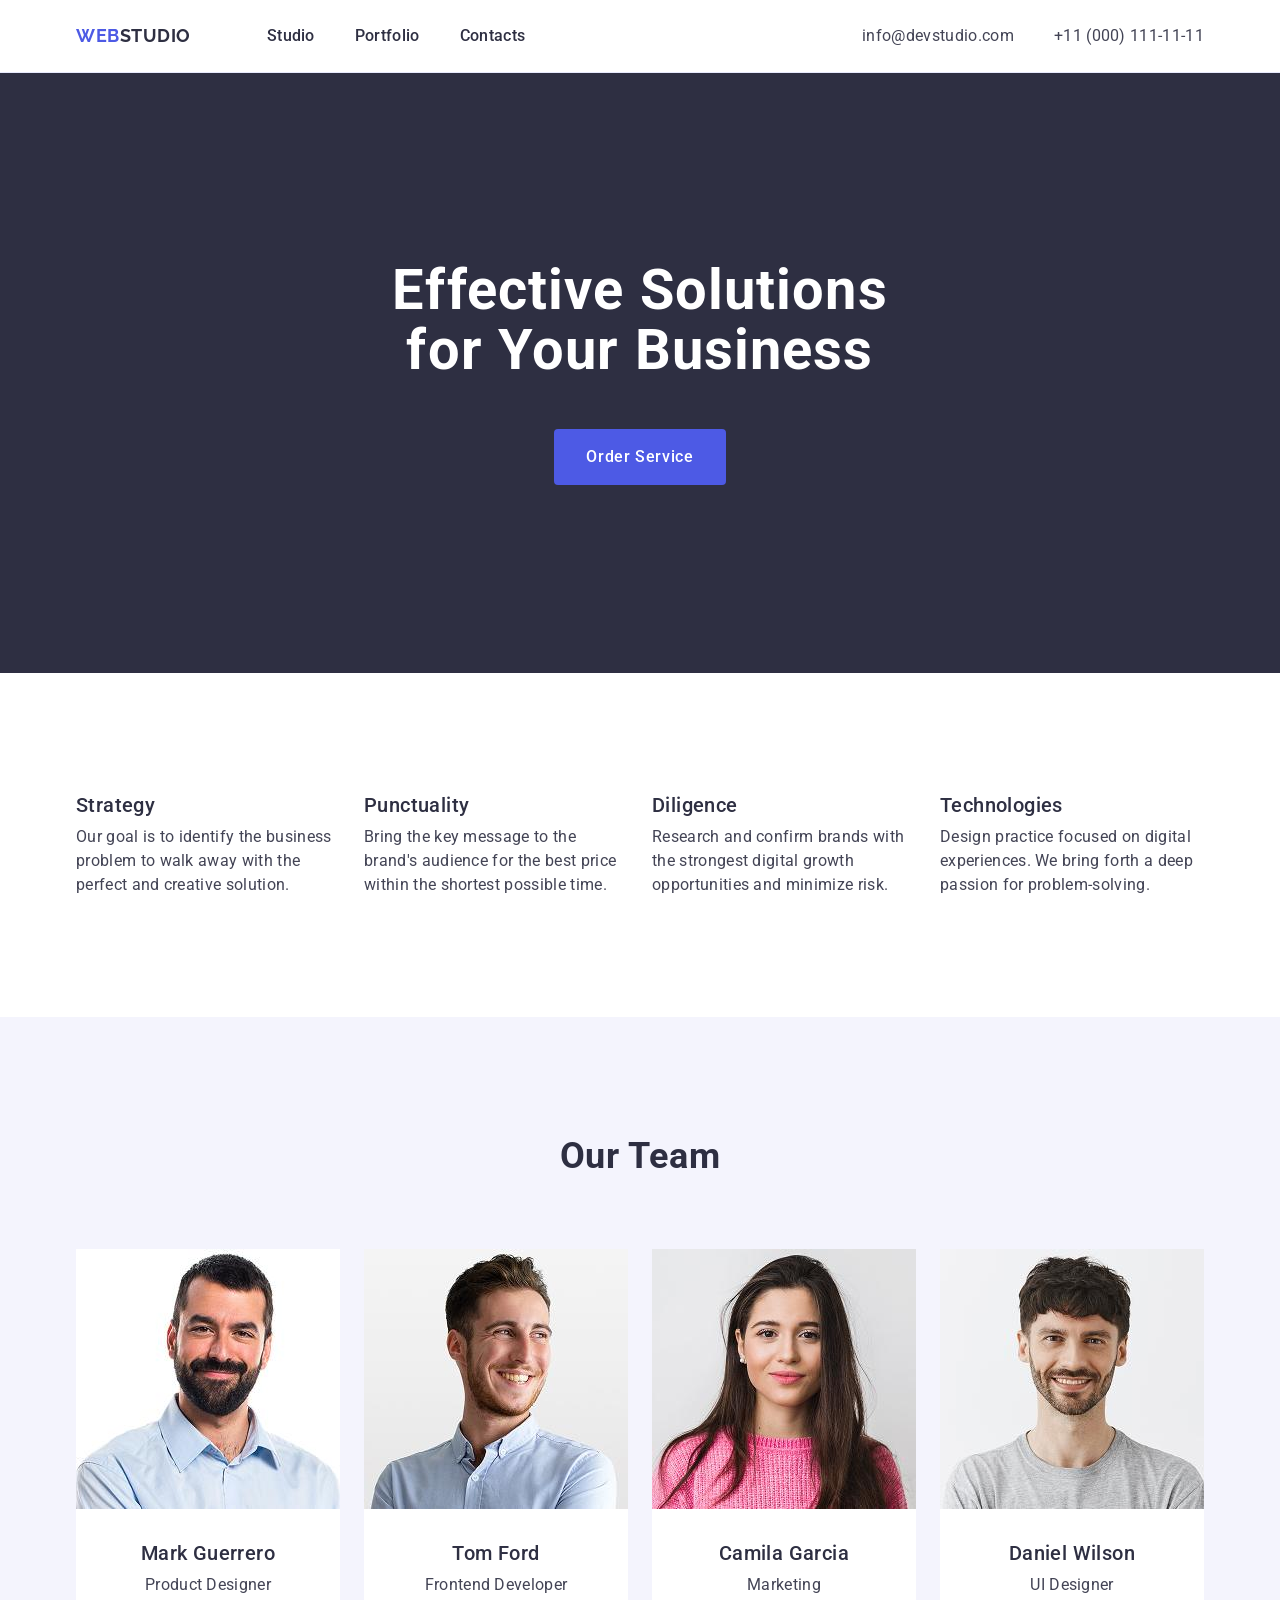
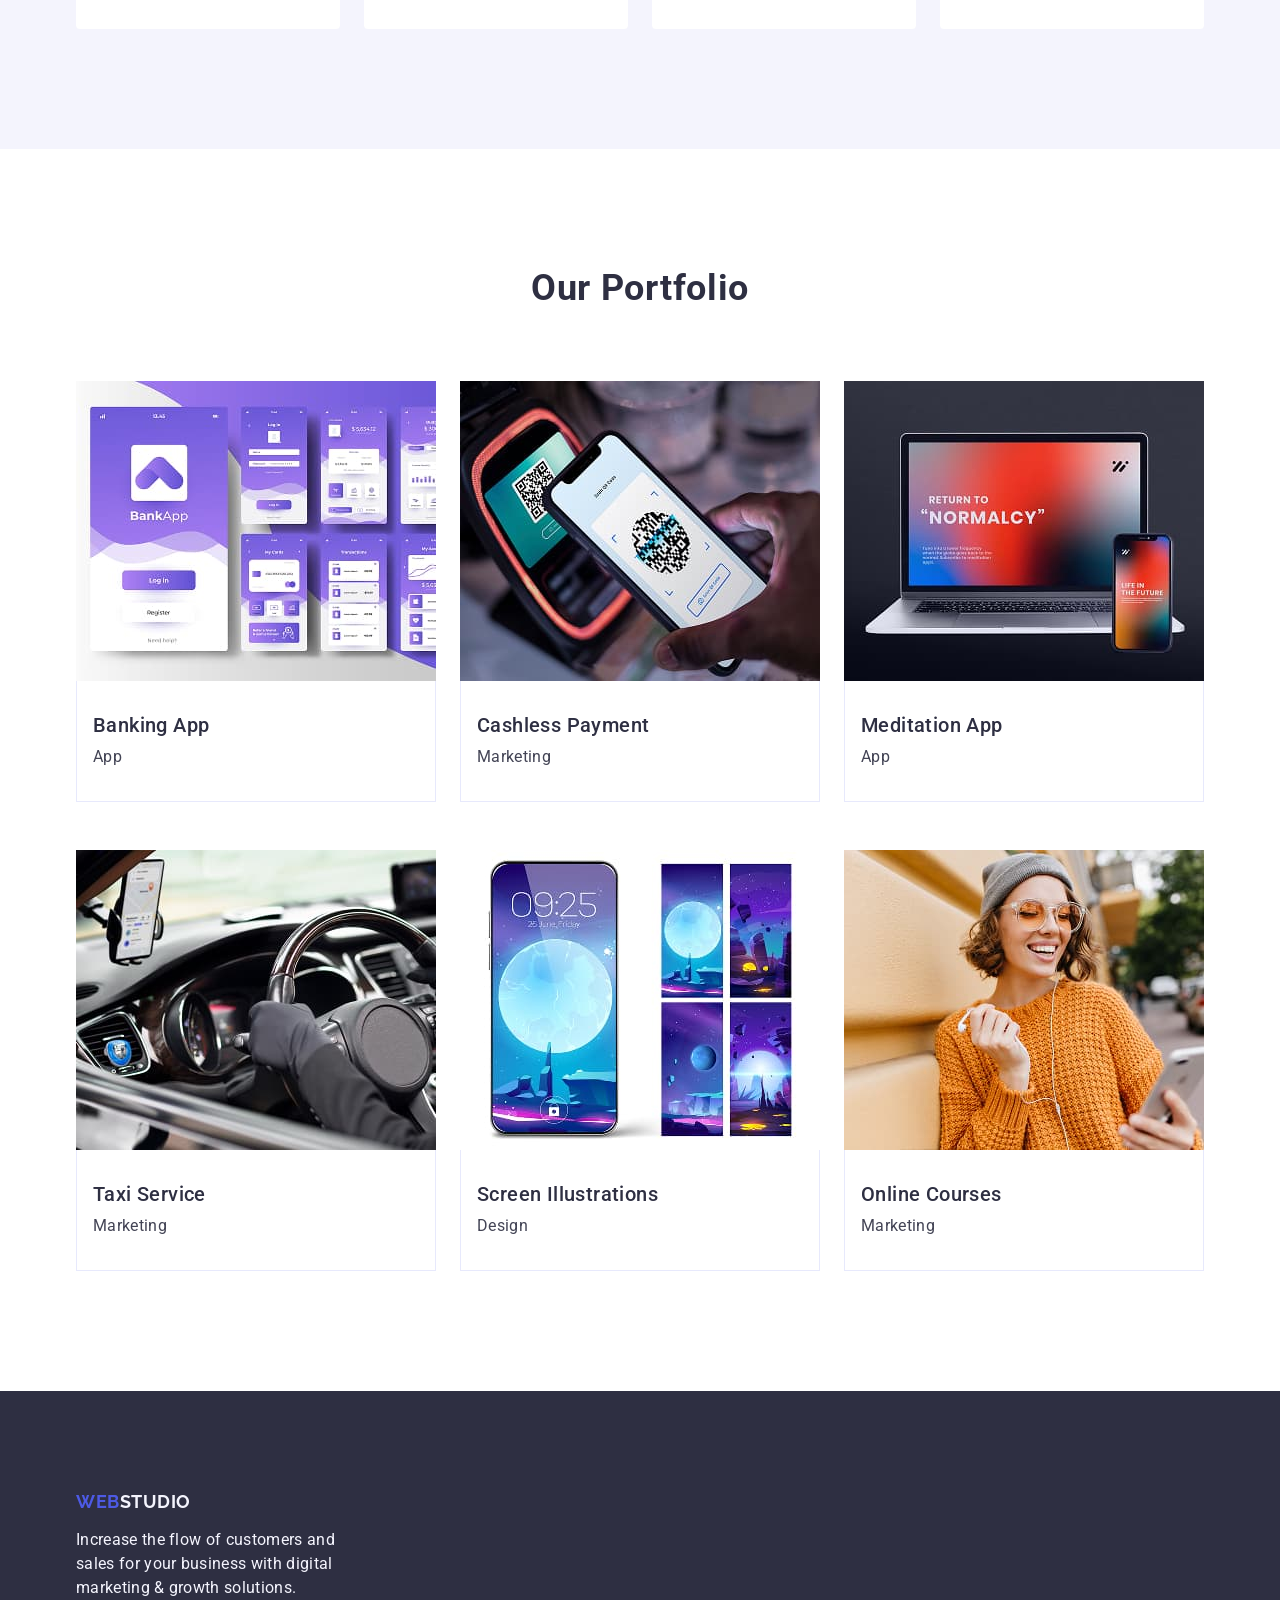
<file: index.html>
<!DOCTYPE html>
<html lang="en">
<head>
  <meta charset="UTF-8">
  <meta name="viewport" content="width=device-width, initial-scale=1.0">
  <title>Web Studio</title>

  <link
    rel="stylesheet"
    href="https://cdnjs.cloudflare.com/ajax/libs/modern-normalize/3.0.1/modern-normalize.min.css"
    integrity="sha512-q6WgHqiHlKyOqslT/lgBgodhd03Wp4BEqKeW6nNtlOY4quzyG3VoQKFrieaCeSnuVseNKRGpGeDU3qPmabCANg=="
    crossorigin="anonymous"
    referrerpolicy="no-referrer"
  >

  <link rel="preconnect" href="https://fonts.googleapis.com">
  <link rel="preconnect" href="https://fonts.gstatic.com" crossorigin>
  <link
    href="https://fonts.googleapis.com/css2?family=Raleway:wght@700&family=Roboto:wght@400;500;700&display=swap"
    rel="stylesheet"
  >

  <link rel="stylesheet" href="./css/styles.css">
</head>
<body>
  <header class="page-header">
    <div class="container header-container">
      <nav class="header-nav">
        <a class="logo header-logo" href="./index.html">Web<span class="logo-part">Studio</span></a>
        <ul class="nav-list">
          <li class="nav-item">
            <a class="nav-link medium" href="./index.html">Studio</a>
          </li>
          <li class="nav-item">
            <a class="nav-link medium" href="">Portfolio</a>
          </li>
          <li class="nav-item">
            <a class="nav-link medium" href="">Contacts</a>
          </li>
        </ul>
      </nav>
      <address class="contacts">
        <ul class="contacts-list">
          <li class="contacts-item">
            <a class="contacts-link body" href="mailto:info@devstudio.com">info@devstudio.com</a>
          </li>
          <li class="contacts-item">
            <a class="contacts-link body " href="tel:+110001111111">+11 (000) 111-11-11</a>
          </li>
        </ul>
      </address>
    </div>
  </header>

  <main>

    <section class="hero section">
      <div class="container">
        <h1 class="hero-title">
          Effective Solutions for Your Business
        </h1>
        <button type="button" class="button button-text hero-button">Order Service</button>
      </div>
    </section>

    <section class="advantages-section section">
      <div class="container">
        <h2 class="visually-hidden">Advantages</h2>
        <ul class="list">
          <li class="list-item">
            <h3 class="advantage-title">Strategy</h3> 
            <p class="body">
              Our goal is to identify the business problem to walk away with the perfect and creative solution. 
            </p>
          </li>

          <li class="list-item">
            <h3 class="advantage-title">Punctuality</h3>      
            <p class="body">
              Bring the key message to the brand's audience for the best price within the shortest possible time.
            </p>
          </li>

          <li class="list-item">
            <h3 class="advantage-title">Diligence</h3>
            <p class="body">
              Research and confirm brands with the strongest digital growth opportunities and minimize risk.
            </p>
          </li>

          <li class="list-item">
            <h3 class="advantage-title">Technologies</h3>
            <p class="body">
              Design practice focused on digital experiences. We bring forth a deep passion for problem-solving.
            </p>
          </li>
        </ul>
      </div>
    </section>

    <section class="team-section section">
      <div class="container">
        <h2 class="section-title team-section-title">Our Team</h2>

        <ul class="list">
          <li class="list-item team-item">
            <img src="./images/photo-1.jpg" alt="Mark Guerrero" width="264" height="260" class="img">
            <div class="team-item-text-wrapper">
              <h3 class="team-member-title">Mark Guerrero</h3>
              <p class="body">Product Designer</p>
            </div>
          </li>
          <li class="list-item team-item">
            <img src="./images/photo-2.jpg" alt="Tom Ford" width="264" height="260" class="img">
            <div class="team-item-text-wrapper">
              <h3 class="team-member-title">Tom Ford</h3>
              <p class="body">Frontend Developer</p>
            </div>
          </li>
          <li class="list-item team-item">
            <img src="./images/photo-3.jpg" alt="Camila Garcia" width="264" height="260" class="img">
            <div class="team-item-text-wrapper">
              <h3 class="team-member-title">Camila Garcia</h3>
              <p class="body">Marketing</p>
            </div>
          </li>
          <li class="list-item team-item">
            <img src="./images/photo-4.jpg" alt="Daniel Wilson" width="264" height="260" class="img">
            <div class="team-item-text-wrapper">
              <h3 class="team-member-title">Daniel Wilson</h3>
              <p class="body">UI Designer</p>
            </div>
          </li>
        </ul>
      </div>
    </section>

    <section class="portfolio-section section">
      <div class="container">
        <h2 class="section-title portfolio-title">Our Portfolio</h2>
        <ul class="list portfolio-list">
          <li class="list-item">
            <img src="./images/img-1.jpg" alt="Banking App" width="360" height="300" class="img">
            <div class="portfolio-item-text-wrapper">
              <h3 class="portfolio-item-title">Banking App</h3>
              <p class="body">App</p>
            </div>
          </li>

          <li class="list-item">
            <img src="./images/img-2.jpg" alt="Cashless Payment" width="360" height="300" class="img">
            <div class="portfolio-item-text-wrapper">
              <h3 class="portfolio-item-title">Cashless Payment</h3>
              <p class="body">Marketing</p>
            </div>
          </li>

          <li class="list-item">
            <img src="./images/img-3.jpg" alt="Meditaion App" width="360" height="300" class="img">
            <div class="portfolio-item-text-wrapper">
              <h3 class="portfolio-item-title">Meditation App</h3>
              <p class="body">App</p>
            </div>
          </li>

          <li class="list-item">
            <img src="./images/img-4.jpg" alt="Taxi Service" width="360" height="300" class="img">
            <div class="portfolio-item-text-wrapper">
              <h3 class="portfolio-item-title">Taxi Service</h3>
              <p class="body">Marketing</p>
            </div>
          </li>

          <li class="list-item">
            <img src="./images/img-5.jpg" alt="Screen Illustrations" width="360" height="300" class="img">
            <div class="portfolio-item-text-wrapper">
              <h3 class="portfolio-item-title">Screen Illustrations</h3>
              <p class="body">Design</p>
            </div>
          </li>

          <li class="list-item">
            <img src="./images/img-6.jpg" alt="Online Courses" width="360" height="300" class="img">
            <div class="portfolio-item-text-wrapper">
              <h3 class="portfolio-item-title">Online Courses</h3>
              <p class="body">Marketing</p>
            </div>
          </li>
        </ul>
      </div>
    </section>
  </main>

  <footer class="footer">
    <div class="container">
      <a href="./index.html" class="logo footer-logo footer-link">
        Web<span class="logo-part">Studio</span>
      </a>
      <p class="footer-text body">
        Increase the flow of customers and sales for your business with digital marketing & growth solutions.
      </p>
    </div>
  </footer>

</body>
</html>
</file>
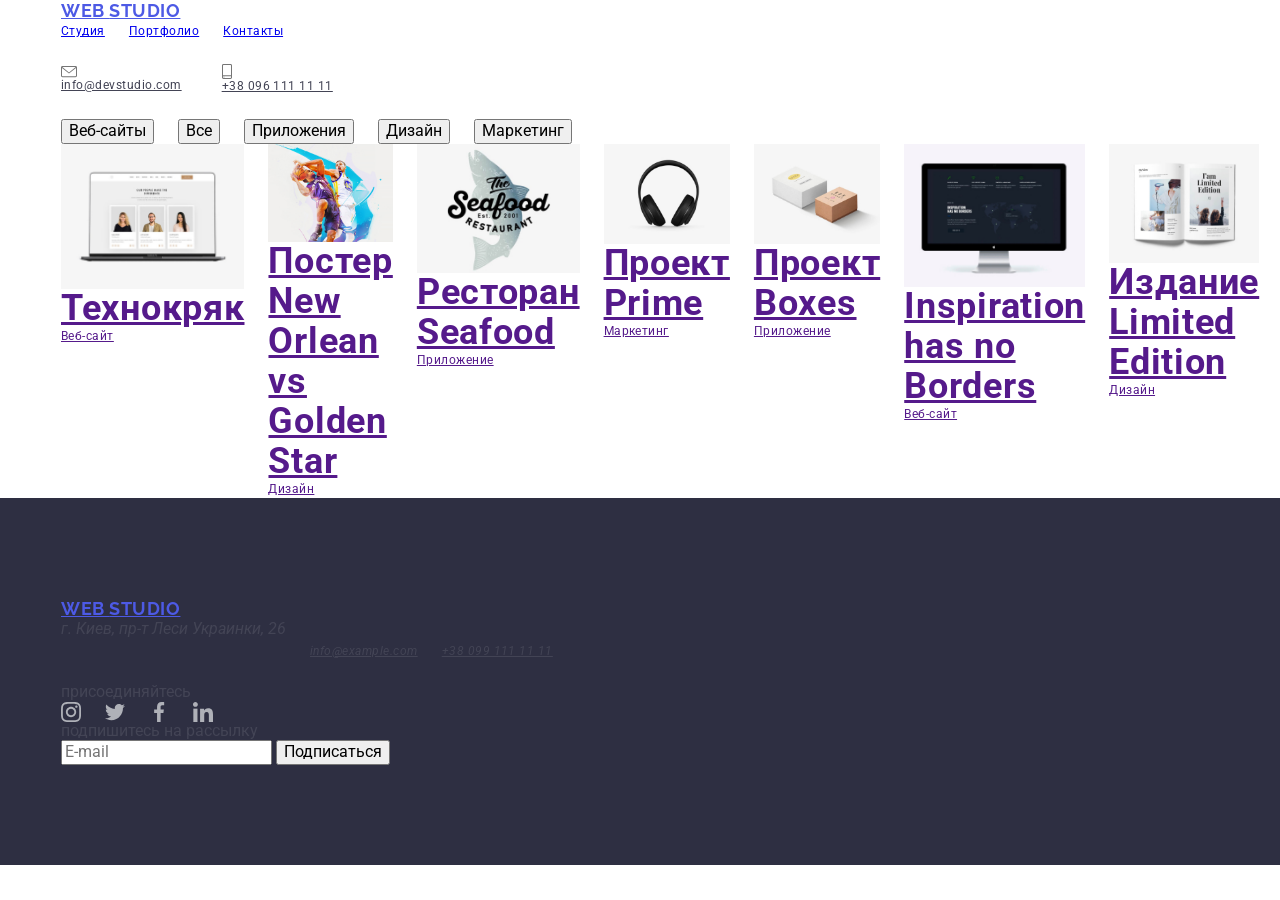
<file: portfolio.html>
<!DOCTYPE html>
<html lang="ru">

<head>
    <meta charset="UTF-8" />
    <meta name="viewport" content="width=device-width, initial-scale=1.0" />
    <title>Document</title>
    <link rel="stylesheet" href="./css/styles.css" />

    <link href="https://fonts.googleapis.com/css2?family=Raleway:wght@400;700&family=Roboto:wght@400;500;700;900&display=swap" rel="stylesheet" />

    <link rel="stylesheet" href="./css/normalize.css" />
    <link rel="stylesheet " href="./css/styles.css " />
</head>

<body>
    <header class="site-header">
        <div class="container display-flex">
            <nav class="site-nav display-flex">
                <a href="./index.html " class="logo link"><span lang="en" class="blue">Web </span
            ><span lang="en" class="black">Studio</span></a
          >
          <ul class="list display-flex">
            <li class="menu-item">
              <a href="./index.html" class="link">Студия</a>
                </li>
                <li class="menu-item">
                    <a href="./portfolio.html" class="link active">Портфолио</a>
                </li>
                <li class="menu-item">
                    <a href=" " class="link">Контакты</a>
                </li>
                </ul>
            </nav>

            <!-- header contacts -->

            <ul class="contacts-list list display-flex">
                <li class="contacts-item">
                    <a href="mailto:info@devstudio.com" class="contacts-link link">
                        <img src="./images/svg/envelope.svg" alt="имейл" /> info@devstudio.com
                    </a>
                </li>
                <li class="contacts-item">
                    <a href="tel:+380961111111" class="contacts-link link">
                        <img src="./images/svg/smartphone.svg" alt="телефон " /> +38 096 111 11 11
                    </a>
                </li>
            </ul>
        </div>
    </header>

    <main>
        <section class="portfolio">
            <div class="container">
                <h1 hidden>
                    Портфолио
                </h1>
                <ul class="list filter display-flex">
                    <li class="filter-item">
                        <button type="button" class="filter-btn">Веб-сайты</button>
                    </li>
                    <li class="filter-item">
                        <button type="button" class="filter-btn">Все</button>
                    </li>
                    <li class="filter-item">
                        <button type="button" class="filter-btn">Приложения</button>
                    </li>
                    <li class="filter-item">
                        <button type="button" class="filter-btn">Дизайн</button>
                    </li>
                    <li class="filter-item">
                        <button type="button" class="filter-btn">Маркетинг</button>
                    </li>
                </ul>
                <ul class="list portfolio-cards display-flex">
                    <li class="portfolio-card">
                        <a href="" class="link">
                            <img src="./images/jpg/portfolio/tehno-kriak-web-site.jpg" alt="Технокряк Веб-сайт" width="370" class="picture" />
                            <div class="text-container">
                                <h2 class="card-header">Технокряк</h2>
                                <p class="card-label">Веб-сайт</p>
                                <p class="desc-text visually-hidden">
                                    Технокряк это современная площадка распространения коронавируса. Компании используют эту платформу для цифрового шпионажа и атак на защищённые сервера конкурентов
                                </p>
                            </div>
                        </a>
                    </li>
                    <li class="portfolio-card">
                        <a href="" class="link">
                            <img src="./images/jpg/portfolio/new-orlean-vs-golden-star-design.jpg" alt="Постер Нью Орлеан vs Голден Стар" width="370" class="picture" />
                            <div class="text-container">
                                <h2 class="card-header">
                                    Постер <span lang="en">New Orlean vs Golden Star</span>
                                </h2>
                                <p class="card-label">Дизайн</p>
                                <p class="desc-text visually-hidden">
                                    Технокряк это современная площадка распространения коронавируса. Компании используют эту платформу для цифрового шпионажа и атак на защищённые сервера конкурентов
                                </p>
                            </div>
                        </a>
                    </li>
                    <li class="portfolio-card">
                        <a href="" class="link">
                            <img src="./images/jpg/portfolio/the-seafood-app.jpg" alt="Логотип ресторана Сифуд" width="370" class="picture" />
                            <div class="text-container">
                                <h2 class="card-header">
                                    Ресторан <span lang="en">Seafood</span>
                                </h2>
                                <p class="card-label">Приложение</p>
                                <p class="desc-text visually-hidden">
                                    Технокряк это современная площадка распространения коронавируса. Компании используют эту платформу для цифрового шпионажа и атак на защищённые сервера конкурентов
                                </p>
                            </div>
                        </a>
                    </li>
                    <li class="portfolio-card">
                        <a href="" class="link">
                            <img src="./images/jpg/portfolio/prime-project-marketing.jpg" alt="Наушники" width="370" class="picture" />
                            <div class="text-container">
                                <h2 class="card-header">
                                    Проект <span lang="en">Prime</span>
                                </h2>
                                <p class="card-label">Маркетинг</p>
                                <p class="desc-text visually-hidden">
                                    Технокряк это современная площадка распространения коронавируса. Компании используют эту платформу для цифрового шпионажа и атак на защищённые сервера конкурентов
                                </p>
                            </div>
                        </a>
                    </li>
                    <li class="portfolio-card">
                        <a href="" class="link">
                            <img src="./images/jpg/portfolio/boxes-project.jpg" alt="Две картонные коробочки" width="370" class="picture" />
                            <div class="text-container">
                                <h2 class="card-header">
                                    Проект <span lang="en">Boxes</span>
                                </h2>
                                <p class="card-label">Приложение</p>
                                <p class="desc-text visually-hidden">
                                    Технокряк это современная площадка распространения коронавируса. Компании используют эту платформу для цифрового шпионажа и атак на защищённые сервера конкурентов
                                </p>
                            </div>
                        </a>
                    </li>
                    <li class="portfolio-card">
                        <a href="" class="link">
                            <img src="./images/jpg/portfolio/inspiration-has-no-borders-web-site.jpg" lang="en" alt="Inspiration has no Borders screenshot" width="370" class="picture" />
                            <div class="text-container">
                                <h2 lang="en" class="card-header">
                                    Inspiration has no Borders
                                </h2>
                                <p class="card-label">Веб-сайт</p>
                                <p class="desc-text visually-hidden">
                                    Технокряк это современная площадка распространения коронавируса. Компании используют эту платформу для цифрового шпионажа и атак на защищённые сервера конкурентов
                                </p>
                            </div>
                        </a>
                    </li>
                    <li class="portfolio-card">
                        <a href="" class="link">
                            <img src="./images/jpg/portfolio/limited-edition-design.jpg" alt="Книга с иллюстрациями" width="370" class="picture" />
                            <div class="text-container">
                                <h2 class="card-header">
                                    Издание <span lang="en">Limited Edition</span>
                                </h2>
                                <p class="card-label">Дизайн</p>
                                <p class="desc-text visually-hidden">
                                    Технокряк это современная площадка распространения коронавируса. Компании используют эту платформу для цифрового шпионажа и атак на защищённые сервера конкурентов
                                </p>
                            </div>
                        </a>
                    </li>
                    <li class="portfolio-card">
                        <a href="" class="link">
                            <img src="./images/jpg/portfolio/lab-marketing.jpg" alt="Бирка с надписью: Лейбл Таг" width="370" class="picture" />
                            <div class="text-container">
                                <h2 class="card-header">Проект <span lang="en">LAB</span></h2>
                                <p class="card-label">Маркетинг</p>
                                <p class="desc-text visually-hidden">
                                    Технокряк это современная площадка распространения коронавируса. Компании используют эту платформу для цифрового шпионажа и атак на защищённые сервера конкурентов
                                </p>
                            </div>
                        </a>
                    </li>
                    <li class="portfolio-card">
                        <a href="" class="link">
                            <img src="./images/jpg/portfolio/growing-business-app.jpg" lang="en" alt="Growing Business screenshot" width="370" class="picture" />
                            <div class="text-container">
                                <h2 lang="en" class="card-header">Growing Business</h2>
                                <p class="card-label">Приложение</p>
                                <p class="desc-text visually-hidden">
                                    Технокряк это современная площадка распространения коронавируса. Компании используют эту платформу для цифрового шпионажа и атак на защищённые сервера конкурентов
                                </p>
                            </div>
                        </a>
                    </li>
                </ul>
            </div>
        </section>
    </main>

    <footer class="footer">
        <div class="container display-flex">
            <div class="contacts">
                <a href="./index.html" class="logo link"><span lang="en" class="blue">Web </span
            ><span lang="en" class="white">Studio</span></a
          >
          <address class="contacts-info">
            <ul class="list">
              <li class="list-item">
                <p>г. Киев, пр-т Леси Украинки, 26</p>
              </li>
              <li class="list-item">
                <a href="mailto:info@example.com " class="contacts-link link"
                  >info@example.com</a
                >
              </li>
              <li class="list-item">
                <a href="tel:+380991111111 " class="contacts-link link"
                  >+38 099 111 11 11</a
                >
              </li>
            </ul>
          </address>
        </div>
        <div class="social-links">
          <p class="footer-tagline">присоединяйтесь</p>
          <ul class="list social-networks display-flex">
            <li>
              <a href=" " aria-label="инстаграм " class="img-link">
                <img
                  src="./images/svg/social_networks/instagram.svg "
                  alt="инстаграм "
                />
              </a>
                </li>
                <li>
                    <a href=" " aria-label="твиттер " class="img-link">
                        <img src="./images/svg/social_networks/twitter.svg " alt="твиттер " />
                    </a>
                </li>
                <li>
                    <a href=" " aria-label="фейсбук " class="img-link">
                        <img src="./images/svg/social_networks/facebook.svg " alt="фейсбук " />
                    </a>
                </li>
                <li>
                    <a href=" " aria-label="линкедин " class="img-link">
                        <img src="./images/svg/social_networks/linkedin.svg " alt="линкедин " />
                    </a>
                </li>
                </ul>
            </div>
            <div class="subscription">
                <p class="footer-tagline">подпишитесь на рассылку</p>
                <input type="text" name="email" id="email" placeholder="E-mail" class="email-input" />
                <button type="button" class="btn">Подписаться</button>
            </div>
        </div>
    </footer>
</body>

</html>
</file>
<file: css/styles.css>
/* #region general */

body {
  font-family: 'Roboto', sans-serif;
  color: var(--text-color);
  background-color: var(--white-background-color);
}

:root {
  --primary-brand-color: #4D5AE5;
  --pressed-state-color: #404BBF;
  --dark-color: #2E2F42;
  --success-color: #31D0AA;
  --text-color: #434455;
  --subtitle-text-color: #8E8F99;
  --accent-color: #E7E9FC;
  --light-color: #F4F4FD;
  --modal-overlay-color: rgba(46, 47, 66, 0.4);
  --hero-background-color: rgba(46, 47, 66, 0.7);
  --white-background-color: #FFFFFF;
  --modal-background-color: #FCFCFC;

  --list-item-gap: 24px;
  --list-items-amount: 4;
}

ul,
ol {
  list-style-type: none;
    margin: 0;
  padding: 0;
}

h1,
h2,
h3,
h4,
h5,
h6,
p {
  margin: 0;
}

a {
  text-decoration: none;
}

img {
  display: block;
  max-width: 100%;
  height: auto;
}

/* #endregion */

/* #region typography */
h1 {
  font-weight: 700;
  font-size: 56px;
  line-height: 1.07;
  letter-spacing: 0.02em;
}

h2 {
  font-weight: 700;
  font-size: 36px;
  line-height: 1.11;
  letter-spacing: 0.02em;
}

h3 {
  font-weight: 500;
  font-size: 20px;
  line-height: 1.2;
  letter-spacing: 0.02em;
}

.body {
  font-size: 16px;
  line-height: 1.5;
  letter-spacing: 0.02em;
}

.small {
  font-size: 14px;
  line-height: 1.16;
  letter-spacing: 0.04em;
}

.medium {
  font-weight: 500;
  font-size: 16px;
  line-height: 1.5;
  letter-spacing: 0.02em;
}

.button-text {
  font-weight: 500;
  font-size: 16px;
  line-height: 1.5;
  letter-spacing: 0.04em;
}

.link {
  font-size: 12px;
  line-height: 1.33;
  letter-spacing: 0.04em;
  text-decoration: underline;
}

.visually-hidden {
  position: absolute;
  width: 1px;
  height: 1px;
  margin: -1px;
  border: 0;
  padding: 0;
  white-space: nowrap;
  clip-path: inset(100%);
  clip: rect(0, 0, 0, 0);
  overflow: hidden;
}

/* #endregion */

/* #region common */

.container { 
  max-width: 1158px;
  padding: 0 15px;
  margin: 0 auto;
}

.button {
  cursor: pointer;
}

.section {
  padding: 120px 0;
}

.section-title {
  color: var(--dark-color);
  text-align: center;
  text-transform: capitalize;
}

.list {
  display: flex;
  align-items: flex-start;
  gap: var(--list-item-gap);
}

.list-item {
  max-width: calc((100% - var(--list-item-gap) * (var(--list-items-amount) - 1)) / var(--list-items-amount));
}

/* #endregion */

/* #region logo */

.logo {
  font-family: 'Raleway', sans-serif;
  font-weight: 700;
  font-size: 18px;
  line-height: 1.17;
  letter-spacing: 0.03em;
  text-transform: uppercase;
  color: var(--primary-brand-color);
}

.header-logo {
  padding: 24px 0;
  margin-right: 76px;
}

.header-logo .logo-part {
  color: var(--dark-color);
}

.footer-logo .logo-part {
  color: var(--light-color);
}

/* #endregion */

/* #region header */

.page-header {
  border-bottom: 1px solid var(--accent-color);
}

.header-container {
  display: flex;
  align-items: center;
}

.header-nav {
  display: flex;
  align-items: center;
}

/* #endregion */

/* #region navigation */

.nav-list {
  display: flex;
  align-items: center;
  gap: 40px;
}

.nav-link {
  display: block;
  padding: 24px 0;
  color: var(--dark-color);
}

.contacts {
  font-style: normal;
  margin-left: auto;
}

.contacts-list {
  display: flex;
  align-items: center;
  gap: 40px;
}

.contacts-link {
  display: block;
  padding: 24px 0;
  color: var(--text-color);
}

.nav-link:hover,
.nav-link:focus,
.contacts-link:hover,
.contacts-link:focus {
  color: var(--pressed-state-color);
}

/* #endregion */

/* #region hero */

.hero {
  background-color: var(--dark-color);
  padding: 188px 0;
}

.hero .container {
  display: flex;
  flex-direction: column;
  align-items: center;
  justify-content: center;
  height: 100%;
}

.hero-title {
  color: var(--white-background-color);
  text-align: center;
  max-width: 496px;
}

.hero-button {
  color: var(--white-background-color);
  background-color: var(--primary-brand-color);
  border: none;
  min-width: 169px;
  margin-top: 48px;
  padding: 16px 32px;
  border-radius: 4px;
}

.hero-button:hover,
.hero-button:focus {
  background-color: var(--pressed-state-color);
}

/* #endregion */

/* #region advantages */

.advantage-title {
  color: var(--dark-color);
  margin-bottom: 8px;
}

/* #endregion */

/* #region team */

.team-section {
  background-color: var(--light-color);
}

.team-section-title {
  margin-bottom: 72px;
}

.team-item {
  background-color: var(--white-background-color);
  border-bottom-left-radius: 4px;
  border-bottom-right-radius: 4px;
}

.team-item-text-wrapper {
  padding: 32px 0px;
  text-align: center;
}

.team-member-title {
  color: var(--dark-color);
  margin-bottom: 8px;
}

/* #endregion */

/* #region portfolio */

.portfolio-title {
  text-align: center;
  text-transform: capitalize;
  margin-bottom: 72px;
}

.portfolio-list {
  --list-items-amount: 3;
  flex-wrap: wrap;
  row-gap: 48px;
}

.portfolio-item-text-wrapper {
  padding: 32px 16px;
  border-left: 1px solid var(--accent-color);
  border-right: 1px solid var(--accent-color);
  border-bottom: 1px solid var(--accent-color);
}

.portfolio-item-title {
  color: var(--dark-color);
  margin-bottom: 8px;
}

/* #endregion */

/* #region footer */

.footer {
  background-color: var(--dark-color);
  padding: 100px 0;
}

.footer-link {
  display: inline-block;
  margin-bottom: 16px;
}

.footer-text {
  color: var(--light-color);
  max-width: 264px;
}

/* #endregion */
</file>
